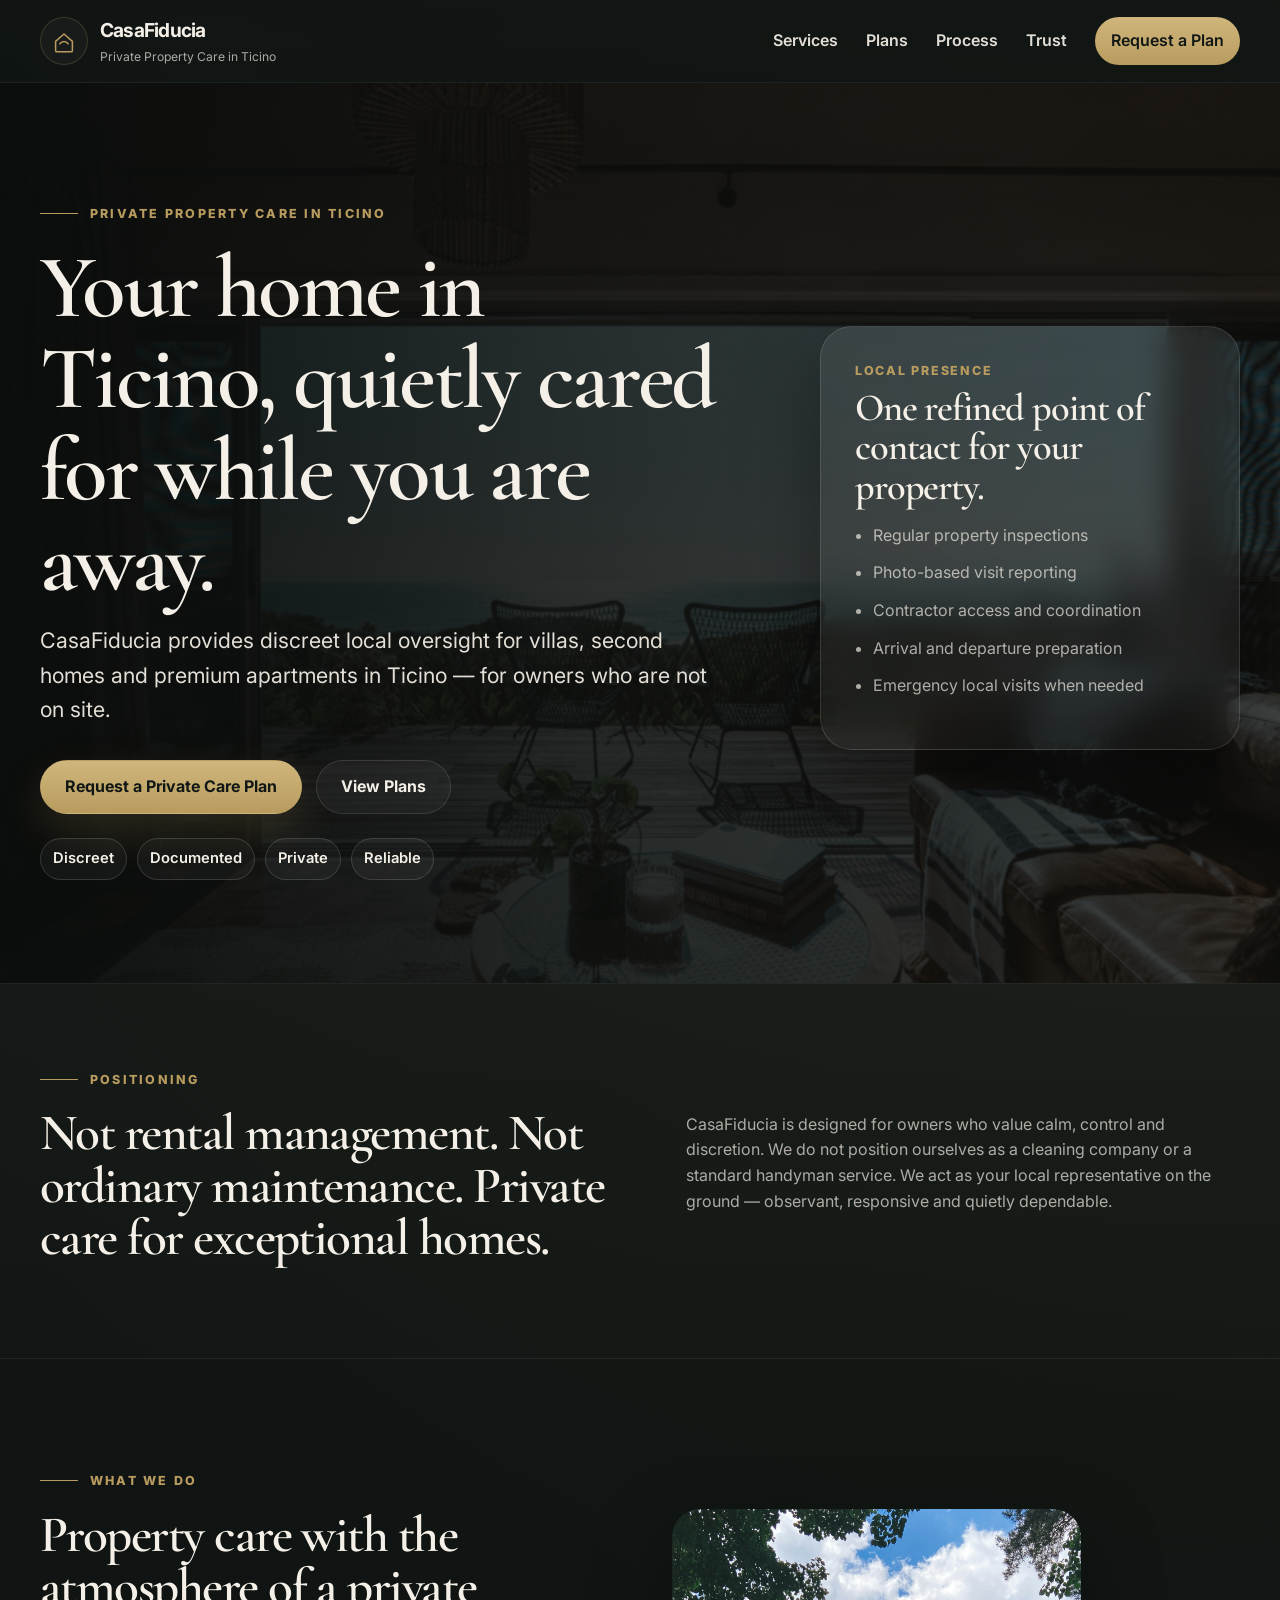
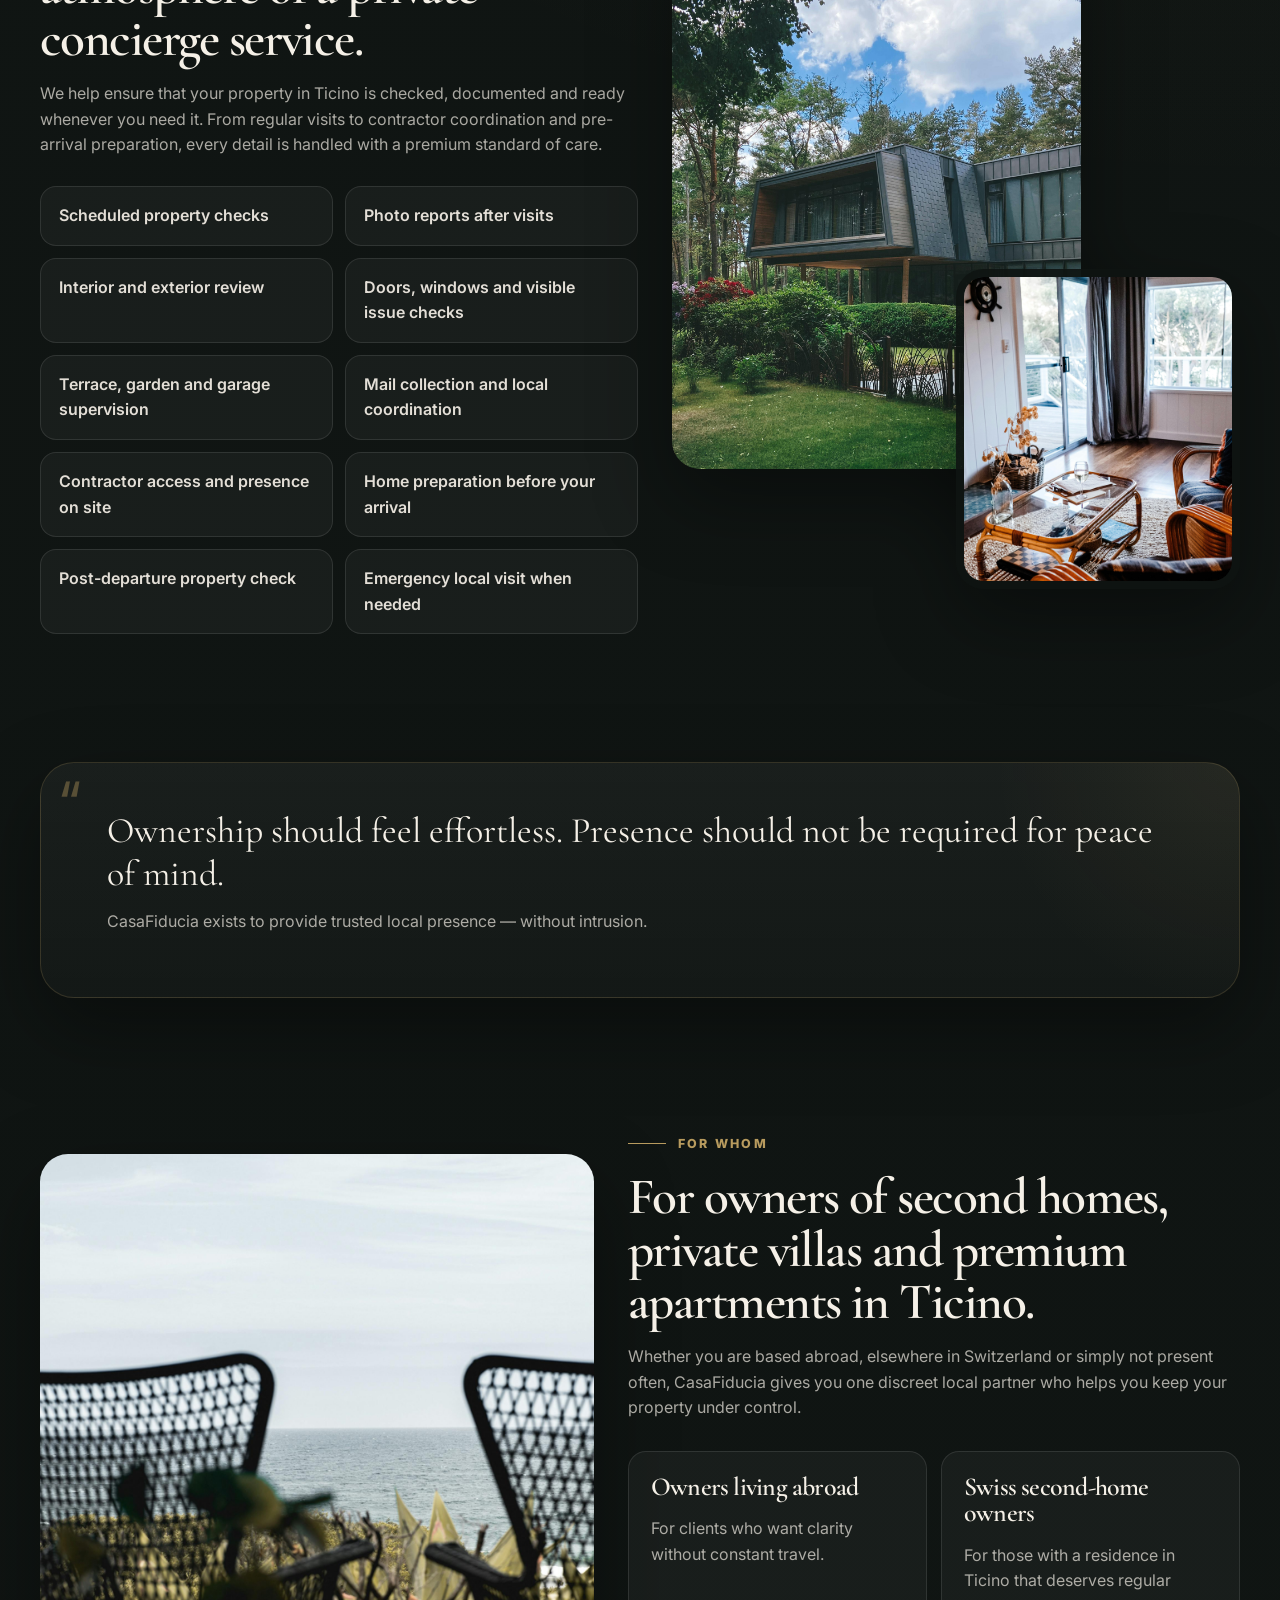
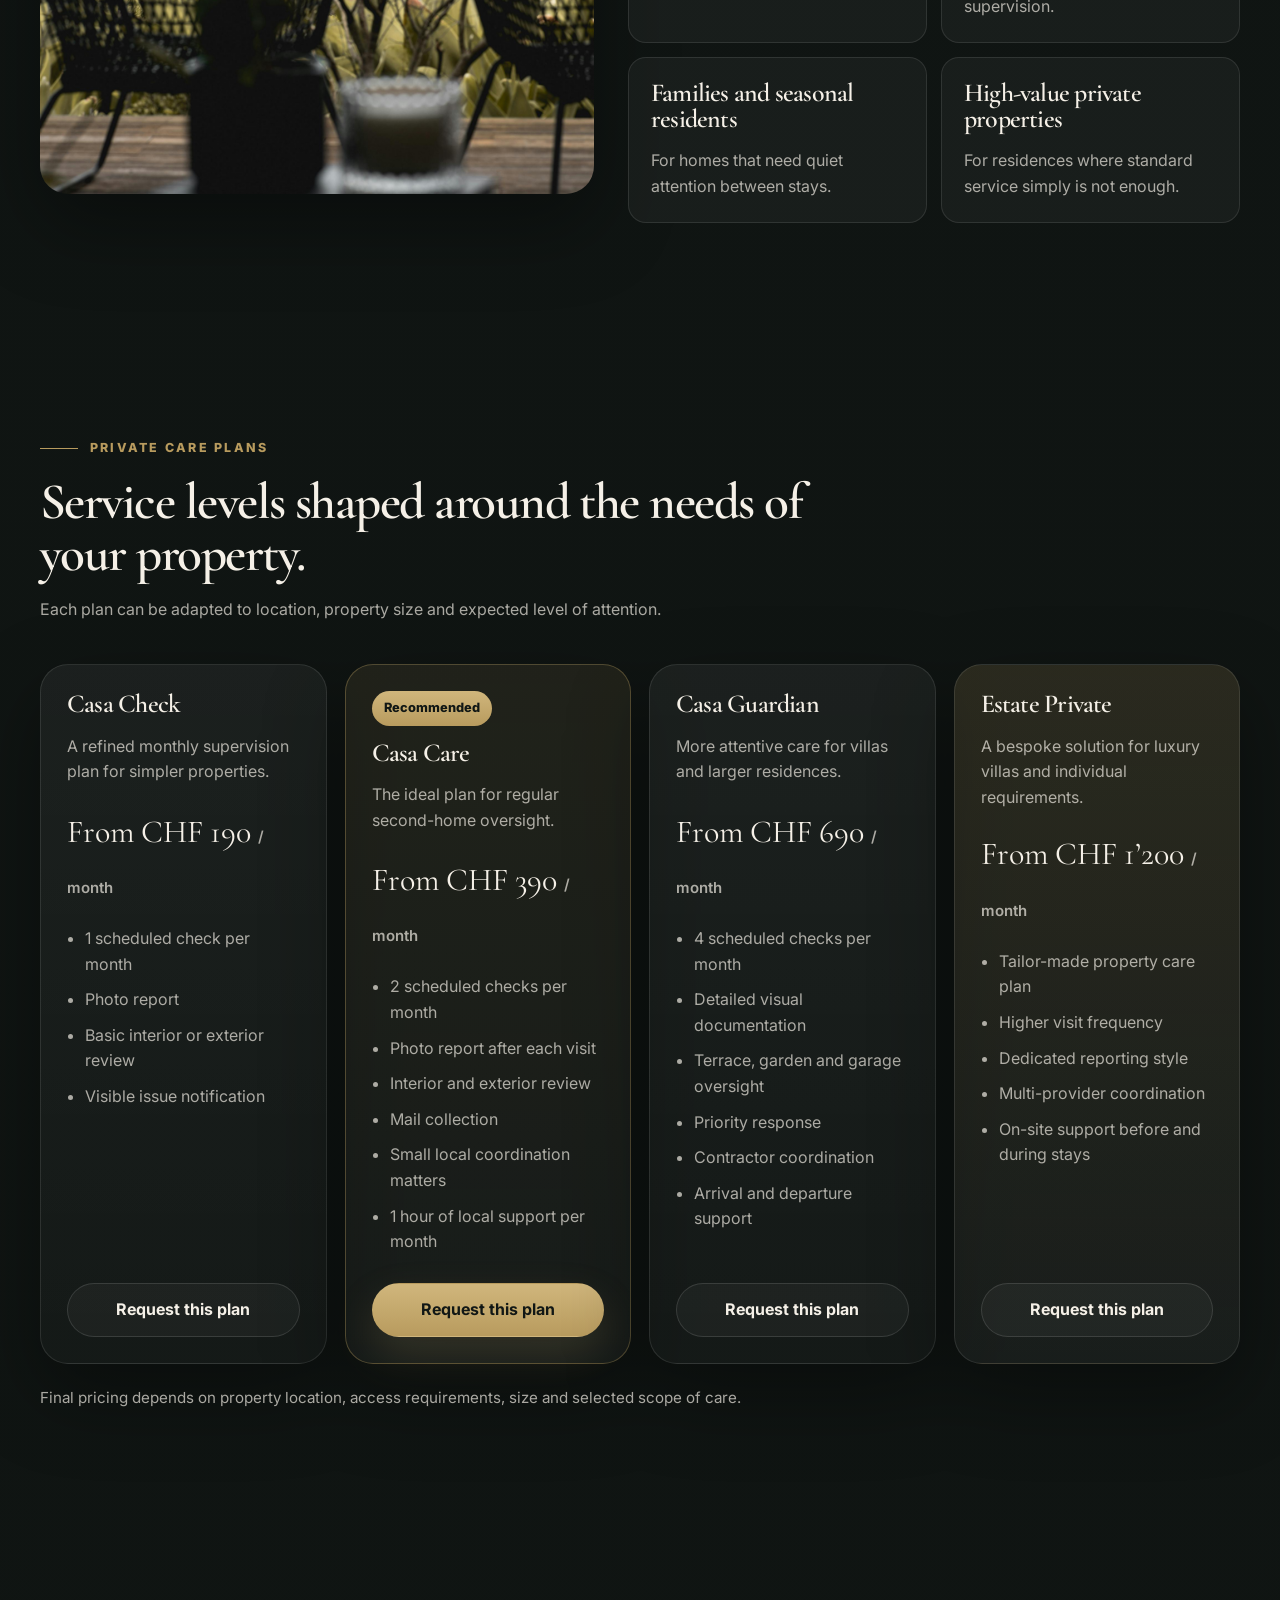
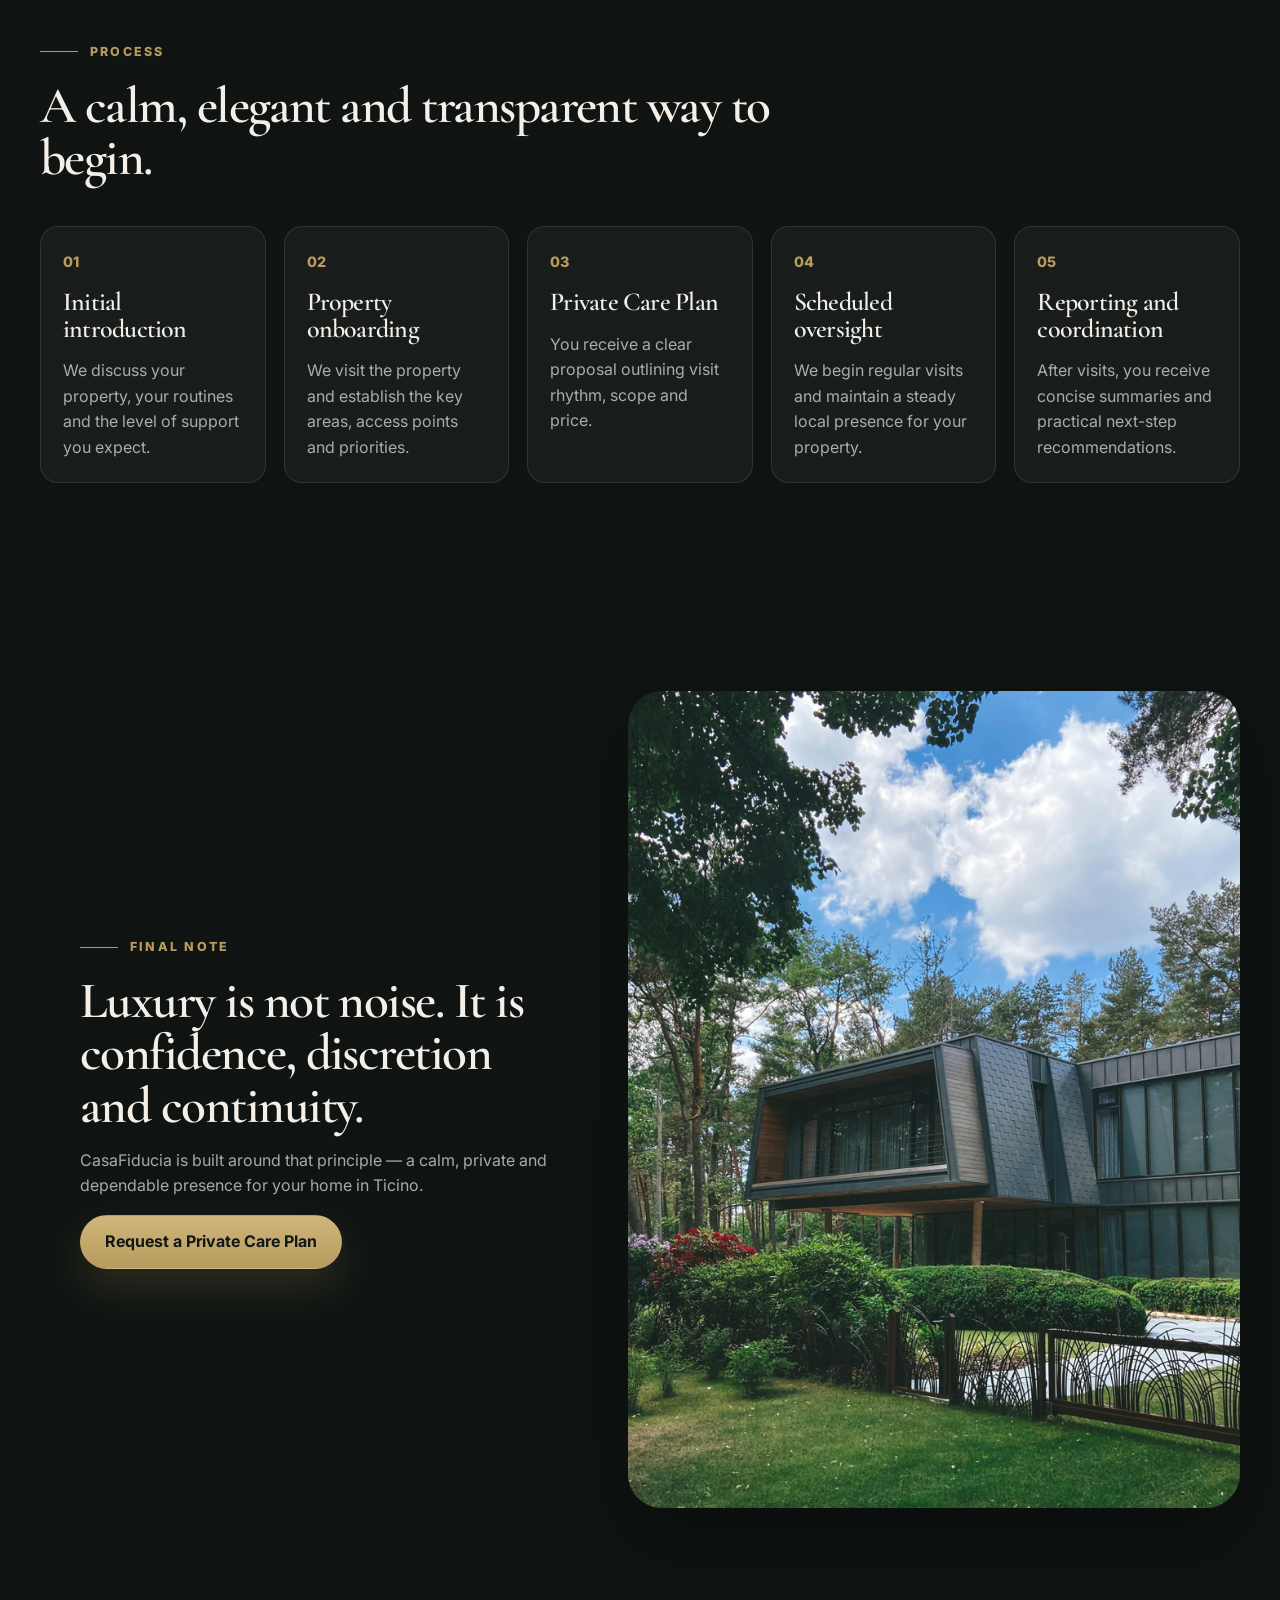
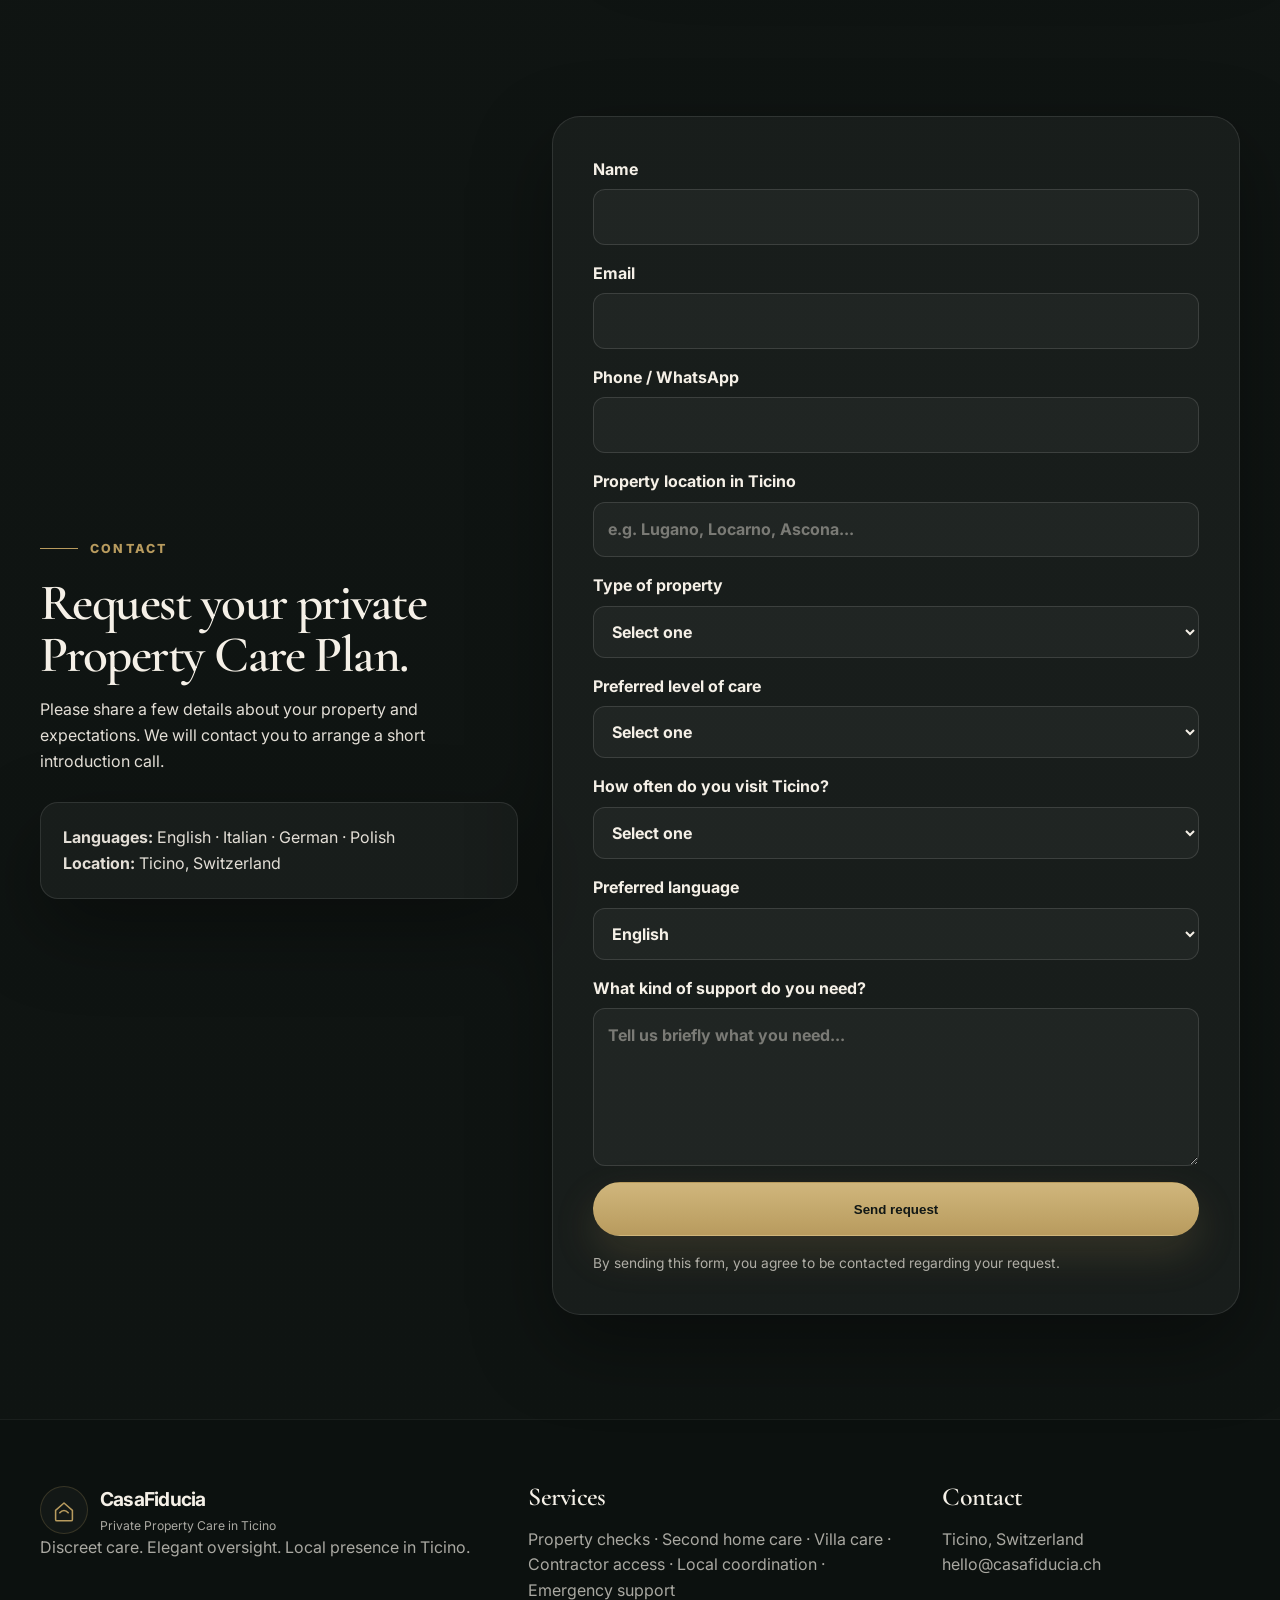
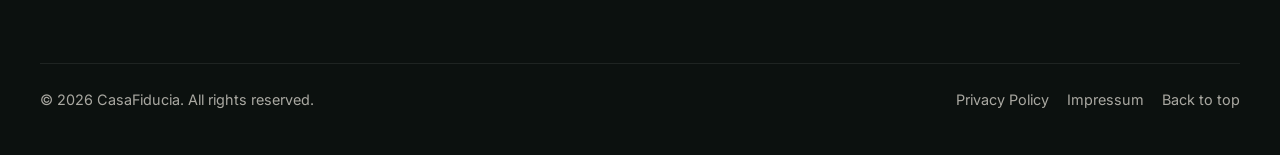
<file: index.html>
<!doctype html>
<html lang="en">
<head>
  <meta charset="utf-8" />
  <meta name="viewport" content="width=device-width, initial-scale=1" />
  <title>CasaFiducia — Private Property Care in Ticino</title>
  <meta name="description" content="Discreet private property care in Ticino for owners of second homes, villas and premium apartments who are not on site." />
  <meta name="theme-color" content="#111715" />
  <meta name="robots" content="index, follow" />

  <!-- Canonical domain disabled for GitHub preview. Add back after buying/connecting casafiducia.ch. -->
  <link rel="icon" href="assets/favicon.svg" type="image/svg+xml" />

  <meta property="og:title" content="CasaFiducia — Private Property Care in Ticino" />
  <meta property="og:description" content="Discreet care. Elegant oversight. Local presence in Ticino." />
  <meta property="og:type" content="website" />
  <meta property="og:url" content="" />
  <meta property="og:image" content="assets/hero-sea-view.png" />
  <meta property="og:locale" content="en_US" />

  <meta name="twitter:card" content="summary_large_image" />
  <meta name="twitter:title" content="CasaFiducia — Private Property Care in Ticino" />
  <meta name="twitter:description" content="Discreet private property care for second homes, villas and premium apartments in Ticino." />
  <meta name="twitter:image" content="assets/hero-sea-view.png" />

  <link rel="preconnect" href="https://fonts.googleapis.com" />
  <link rel="preconnect" href="https://fonts.gstatic.com" crossorigin />
  <link href="https://fonts.googleapis.com/css2?family=Inter:wght@400;500;600;700;800&family=Cormorant+Garamond:wght@500;600;700&display=swap" rel="stylesheet" />
  <link rel="stylesheet" href="styles.css" />

  <script type="application/ld+json">
  {
    "@context": "https://schema.org",
    "@type": "LocalBusiness",
    "name": "CasaFiducia",
    "url": "",
    "description": "Private Property Care in Ticino for owners of second homes, villas and premium apartments.",
    "areaServed": {
      "@type": "AdministrativeArea",
      "name": "Ticino, Switzerland"
    },
    "availableLanguage": ["English", "Italian", "German", "Polish"],
    "serviceType": [
      "Private property care",
      "Second home care",
      "Villa care",
      "Property checks",
      "Contractor access",
      "Local coordination",
      "Emergency visits",
      "Home preparation"
    ]
  }
  </script>
</head>

<body>
  <a class="skip-link" href="#main">Skip to content</a>
  <div class="lux-noise" aria-hidden="true"></div>

  <header class="site-header" id="top">
    <div class="container header-inner">
      <a class="brand" href="#top" aria-label="CasaFiducia home">
        <span class="brand-mark" aria-hidden="true">
          <svg viewBox="0 0 40 40" role="img">
            <path d="M8 20.5 20 10l12 10.5v13a2 2 0 0 1-2 2H10a2 2 0 0 1-2-2v-13Z" fill="none" stroke="currentColor" stroke-width="2.2" stroke-linejoin="round"/>
            <path d="M14 24c3.5-4.5 8.5-4.5 12 0" fill="none" stroke="currentColor" stroke-width="2.2" stroke-linecap="round"/>
          </svg>
        </span>
        <span class="brand-text">
          <strong>CasaFiducia</strong>
          <small>Private Property Care in Ticino</small>
        </span>
      </a>

      <button class="nav-toggle" type="button" aria-label="Open menu" aria-expanded="false">
        <span></span><span></span><span></span>
      </button>

      <nav class="site-nav" aria-label="Main navigation">
        <a href="#services">Services</a>
        <a href="#plans">Plans</a>
        <a href="#process">Process</a>
        <a href="#trust">Trust</a>
        <a href="#contact" class="nav-cta">Request a Plan</a>
      </nav>
    </div>
  </header>

  <main id="main">
    <section class="hero">
      <div class="hero-backdrop">
        <img src="assets/hero-sea-view.png" alt="Elegant home interior with open terrace and scenic water view" />
      </div>
      <div class="hero-overlay"></div>

      <div class="container hero-grid">
        <div class="hero-content reveal">
          <p class="eyebrow">Private Property Care in Ticino</p>
          <h1>Your home in Ticino, quietly cared for while you are away.</h1>
          <p class="lead">
            CasaFiducia provides discreet local oversight for villas, second homes and premium apartments in Ticino —
            for owners who are not on site.
          </p>

          <div class="hero-actions">
            <a class="button button-primary" href="#contact">Request a Private Care Plan</a>
            <a class="button button-secondary" href="#plans">View Plans</a>
          </div>

          <div class="hero-note" aria-label="CasaFiducia standards">
            <span>Discreet</span>
            <span>Documented</span>
            <span>Private</span>
            <span>Reliable</span>
          </div>
        </div>

        <aside class="hero-panel reveal" aria-label="Service summary">
          <div class="panel-card glass-card">
            <p class="panel-kicker">Local presence</p>
            <h2>One refined point of contact for your property.</h2>
            <ul>
              <li>Regular property inspections</li>
              <li>Photo-based visit reporting</li>
              <li>Contractor access and coordination</li>
              <li>Arrival and departure preparation</li>
              <li>Emergency local visits when needed</li>
            </ul>
          </div>
        </aside>
      </div>
    </section>

    <section class="section intro-strip">
      <div class="container intro-grid">
        <div class="intro-text reveal">
          <p class="eyebrow">Positioning</p>
          <h2>Not rental management. Not ordinary maintenance. Private care for exceptional homes.</h2>
        </div>
        <div class="intro-copy reveal">
          <p>
            CasaFiducia is designed for owners who value calm, control and discretion. We do not position ourselves
            as a cleaning company or a standard handyman service. We act as your local representative on the ground —
            observant, responsive and quietly dependable.
          </p>
        </div>
      </div>
    </section>

    <section class="section editorial" id="services">
      <div class="container editorial-grid">
        <div class="editorial-copy reveal">
          <p class="eyebrow">What we do</p>
          <h2>Property care with the atmosphere of a private concierge service.</h2>
          <p>
            We help ensure that your property in Ticino is checked, documented and ready whenever you need it.
            From regular visits to contractor coordination and pre-arrival preparation, every detail is handled
            with a premium standard of care.
          </p>

          <div class="service-list">
            <div class="service-item">Scheduled property checks</div>
            <div class="service-item">Photo reports after visits</div>
            <div class="service-item">Interior and exterior review</div>
            <div class="service-item">Doors, windows and visible issue checks</div>
            <div class="service-item">Terrace, garden and garage supervision</div>
            <div class="service-item">Mail collection and local coordination</div>
            <div class="service-item">Contractor access and presence on site</div>
            <div class="service-item">Home preparation before your arrival</div>
            <div class="service-item">Post-departure property check</div>
            <div class="service-item">Emergency local visit when needed</div>
          </div>
        </div>

        <div class="editorial-visual reveal" data-parallax>
          <figure class="frame large-frame">
            <img src="assets/villa-exterior.png" alt="Modern private villa exterior surrounded by greenery" loading="lazy" />
          </figure>
          <figure class="frame small-frame">
            <img src="assets/lounge-interior.png" alt="Warm premium lounge interior with natural light" loading="lazy" />
          </figure>
        </div>
      </div>
    </section>

    <section class="section quote-section" id="trust">
      <div class="container">
        <div class="quote-box reveal">
          <p class="quote-mark">“</p>
          <blockquote>
            Ownership should feel effortless. Presence should not be required for peace of mind.
          </blockquote>
          <p class="quote-caption">CasaFiducia exists to provide trusted local presence — without intrusion.</p>
        </div>
      </div>
    </section>

    <section class="section lifestyle">
      <div class="container lifestyle-grid">
        <figure class="lifestyle-photo reveal">
          <img src="assets/terrace-detail.png" alt="Elegant terrace overlooking the water" loading="lazy" />
        </figure>

        <div class="lifestyle-copy reveal">
          <p class="eyebrow">For whom</p>
          <h2>For owners of second homes, private villas and premium apartments in Ticino.</h2>
          <p>
            Whether you are based abroad, elsewhere in Switzerland or simply not present often, CasaFiducia gives you
            one discreet local partner who helps you keep your property under control.
          </p>

          <div class="audience-cards">
            <article>
              <h3>Owners living abroad</h3>
              <p>For clients who want clarity without constant travel.</p>
            </article>
            <article>
              <h3>Swiss second-home owners</h3>
              <p>For those with a residence in Ticino that deserves regular supervision.</p>
            </article>
            <article>
              <h3>Families and seasonal residents</h3>
              <p>For homes that need quiet attention between stays.</p>
            </article>
            <article>
              <h3>High-value private properties</h3>
              <p>For residences where standard service simply is not enough.</p>
            </article>
          </div>
        </div>
      </div>
    </section>

    <section class="section plans" id="plans">
      <div class="container">
        <div class="section-heading reveal">
          <p class="eyebrow">Private Care Plans</p>
          <h2>Service levels shaped around the needs of your property.</h2>
          <p>Each plan can be adapted to location, property size and expected level of attention.</p>
        </div>

        <div class="pricing-grid">
          <article class="price-card reveal">
            <div>
              <h3>Casa Check</h3>
              <p class="plan-desc">A refined monthly supervision plan for simpler properties.</p>
              <p class="price">From CHF 190 <span>/ month</span></p>
              <ul>
                <li>1 scheduled check per month</li>
                <li>Photo report</li>
                <li>Basic interior or exterior review</li>
                <li>Visible issue notification</li>
              </ul>
            </div>
            <a class="button button-light" href="#contact">Request this plan</a>
          </article>

          <article class="price-card highlighted reveal">
            <div>
              <div class="badge">Recommended</div>
              <h3>Casa Care</h3>
              <p class="plan-desc">The ideal plan for regular second-home oversight.</p>
              <p class="price">From CHF 390 <span>/ month</span></p>
              <ul>
                <li>2 scheduled checks per month</li>
                <li>Photo report after each visit</li>
                <li>Interior and exterior review</li>
                <li>Mail collection</li>
                <li>Small local coordination matters</li>
                <li>1 hour of local support per month</li>
              </ul>
            </div>
            <a class="button button-primary" href="#contact">Request this plan</a>
          </article>

          <article class="price-card reveal">
            <div>
              <h3>Casa Guardian</h3>
              <p class="plan-desc">More attentive care for villas and larger residences.</p>
              <p class="price">From CHF 690 <span>/ month</span></p>
              <ul>
                <li>4 scheduled checks per month</li>
                <li>Detailed visual documentation</li>
                <li>Terrace, garden and garage oversight</li>
                <li>Priority response</li>
                <li>Contractor coordination</li>
                <li>Arrival and departure support</li>
              </ul>
            </div>
            <a class="button button-light" href="#contact">Request this plan</a>
          </article>

          <article class="price-card private reveal">
            <div>
              <h3>Estate Private</h3>
              <p class="plan-desc">A bespoke solution for luxury villas and individual requirements.</p>
              <p class="price">From CHF 1’200 <span>/ month</span></p>
              <ul>
                <li>Tailor-made property care plan</li>
                <li>Higher visit frequency</li>
                <li>Dedicated reporting style</li>
                <li>Multi-provider coordination</li>
                <li>On-site support before and during stays</li>
              </ul>
            </div>
            <a class="button button-light" href="#contact">Request this plan</a>
          </article>
        </div>

        <p class="pricing-note reveal">
          Final pricing depends on property location, access requirements, size and selected scope of care.
        </p>
      </div>
    </section>

    <section class="section process" id="process">
      <div class="container">
        <div class="section-heading reveal">
          <p class="eyebrow">Process</p>
          <h2>A calm, elegant and transparent way to begin.</h2>
        </div>

        <div class="steps">
          <article class="reveal">
            <span>01</span>
            <h3>Initial introduction</h3>
            <p>We discuss your property, your routines and the level of support you expect.</p>
          </article>
          <article class="reveal">
            <span>02</span>
            <h3>Property onboarding</h3>
            <p>We visit the property and establish the key areas, access points and priorities.</p>
          </article>
          <article class="reveal">
            <span>03</span>
            <h3>Private Care Plan</h3>
            <p>You receive a clear proposal outlining visit rhythm, scope and price.</p>
          </article>
          <article class="reveal">
            <span>04</span>
            <h3>Scheduled oversight</h3>
            <p>We begin regular visits and maintain a steady local presence for your property.</p>
          </article>
          <article class="reveal">
            <span>05</span>
            <h3>Reporting and coordination</h3>
            <p>After visits, you receive concise summaries and practical next-step recommendations.</p>
          </article>
        </div>
      </div>
    </section>

    <section class="section final-banner">
      <div class="container final-banner-grid">
        <div class="final-banner-copy reveal">
          <p class="eyebrow">Final note</p>
          <h2>Luxury is not noise. It is confidence, discretion and continuity.</h2>
          <p>
            CasaFiducia is built around that principle — a calm, private and dependable presence for your home in Ticino.
          </p>
          <a class="button button-primary" href="#contact">Request a Private Care Plan</a>
        </div>
        <figure class="final-banner-photo reveal">
          <img src="assets/villa-exterior.png" alt="Luxury private property exterior in natural surroundings" loading="lazy" />
        </figure>
      </div>
    </section>

    <section class="section contact" id="contact">
      <div class="container contact-grid">
        <div class="reveal">
          <p class="eyebrow">Contact</p>
          <h2>Request your private Property Care Plan.</h2>
          <p>
            Please share a few details about your property and expectations.
            We will contact you to arrange a short introduction call.
          </p>

          <div class="contact-note">
            <strong>Languages:</strong> English · Italian · German · Polish<br />
            <strong>Location:</strong> Ticino, Switzerland
          </div>
        </div>

        <form class="contact-form reveal" action="https://formspree.io/f/YOUR_FORMSPREE_ID" method="POST">
          <label>
            Name
            <input type="text" name="name" autocomplete="name" required />
          </label>

          <label>
            Email
            <input type="email" name="email" autocomplete="email" required />
          </label>

          <label>
            Phone / WhatsApp
            <input type="tel" name="phone" autocomplete="tel" />
          </label>

          <label>
            Property location in Ticino
            <input type="text" name="property_location" placeholder="e.g. Lugano, Locarno, Ascona..." />
          </label>

          <label>
            Type of property
            <select name="property_type">
              <option value="">Select one</option>
              <option>Apartment</option>
              <option>Villa</option>
              <option>House</option>
              <option>Estate / larger residence</option>
              <option>Other</option>
            </select>
          </label>

          <label>
            Preferred level of care
            <select name="preferred_plan">
              <option value="">Select one</option>
              <option>Casa Check</option>
              <option>Casa Care</option>
              <option>Casa Guardian</option>
              <option>Estate Private</option>
              <option>Not sure yet</option>
            </select>
          </label>

          <label>
            How often do you visit Ticino?
            <select name="visit_frequency">
              <option value="">Select one</option>
              <option>Every few weeks</option>
              <option>A few times per year</option>
              <option>Seasonally</option>
              <option>Rarely</option>
              <option>Not sure yet</option>
            </select>
          </label>

          <label>
            Preferred language
            <select name="preferred_language">
              <option>English</option>
              <option>Italian</option>
              <option>German</option>
              <option>Polish</option>
            </select>
          </label>

          <label>
            What kind of support do you need?
            <textarea name="message" rows="5" placeholder="Tell us briefly what you need..."></textarea>
          </label>

          <input type="hidden" name="_subject" value="New CasaFiducia Property Care request" />
          <!-- Add _next redirect after the final domain is connected. -->

          <button class="button button-primary" type="submit">Send request</button>
          <p class="form-small">By sending this form, you agree to be contacted regarding your request.</p>
        </form>
      </div>
    </section>
  </main>

  <a class="sticky-contact" href="#contact" aria-label="Request a private care plan">
    Request a Plan
  </a>

  <footer class="site-footer">
    <div class="container footer-grid">
      <div>
        <a class="brand footer-brand" href="#top">
          <span class="brand-mark" aria-hidden="true">
            <svg viewBox="0 0 40 40" role="img">
              <path d="M8 20.5 20 10l12 10.5v13a2 2 0 0 1-2 2H10a2 2 0 0 1-2-2v-13Z" fill="none" stroke="currentColor" stroke-width="2.2" stroke-linejoin="round"/>
              <path d="M14 24c3.5-4.5 8.5-4.5 12 0" fill="none" stroke="currentColor" stroke-width="2.2" stroke-linecap="round"/>
            </svg>
          </span>
          <span class="brand-text">
            <strong>CasaFiducia</strong>
            <small>Private Property Care in Ticino</small>
          </span>
        </a>
        <p>Discreet care. Elegant oversight. Local presence in Ticino.</p>
      </div>

      <div>
        <h3>Services</h3>
        <p>Property checks · Second home care · Villa care · Contractor access · Local coordination · Emergency support</p>
      </div>

      <div>
        <h3>Contact</h3>
        <p>
          Ticino, Switzerland<br />
          <a href="mailto:hello@casafiducia.ch">hello@casafiducia.ch</a>
        </p>
      </div>
    </div>

    <div class="container footer-bottom">
      <p>© <span id="year"></span> CasaFiducia. All rights reserved.</p>
      <div class="footer-links">
        <a href="privacy.html">Privacy Policy</a>
        <a href="impressum.html">Impressum</a>
        <a href="#top">Back to top</a>
      </div>
    </div>
  </footer>

  <script src="script.js"></script>
</body>
</html>
</file>
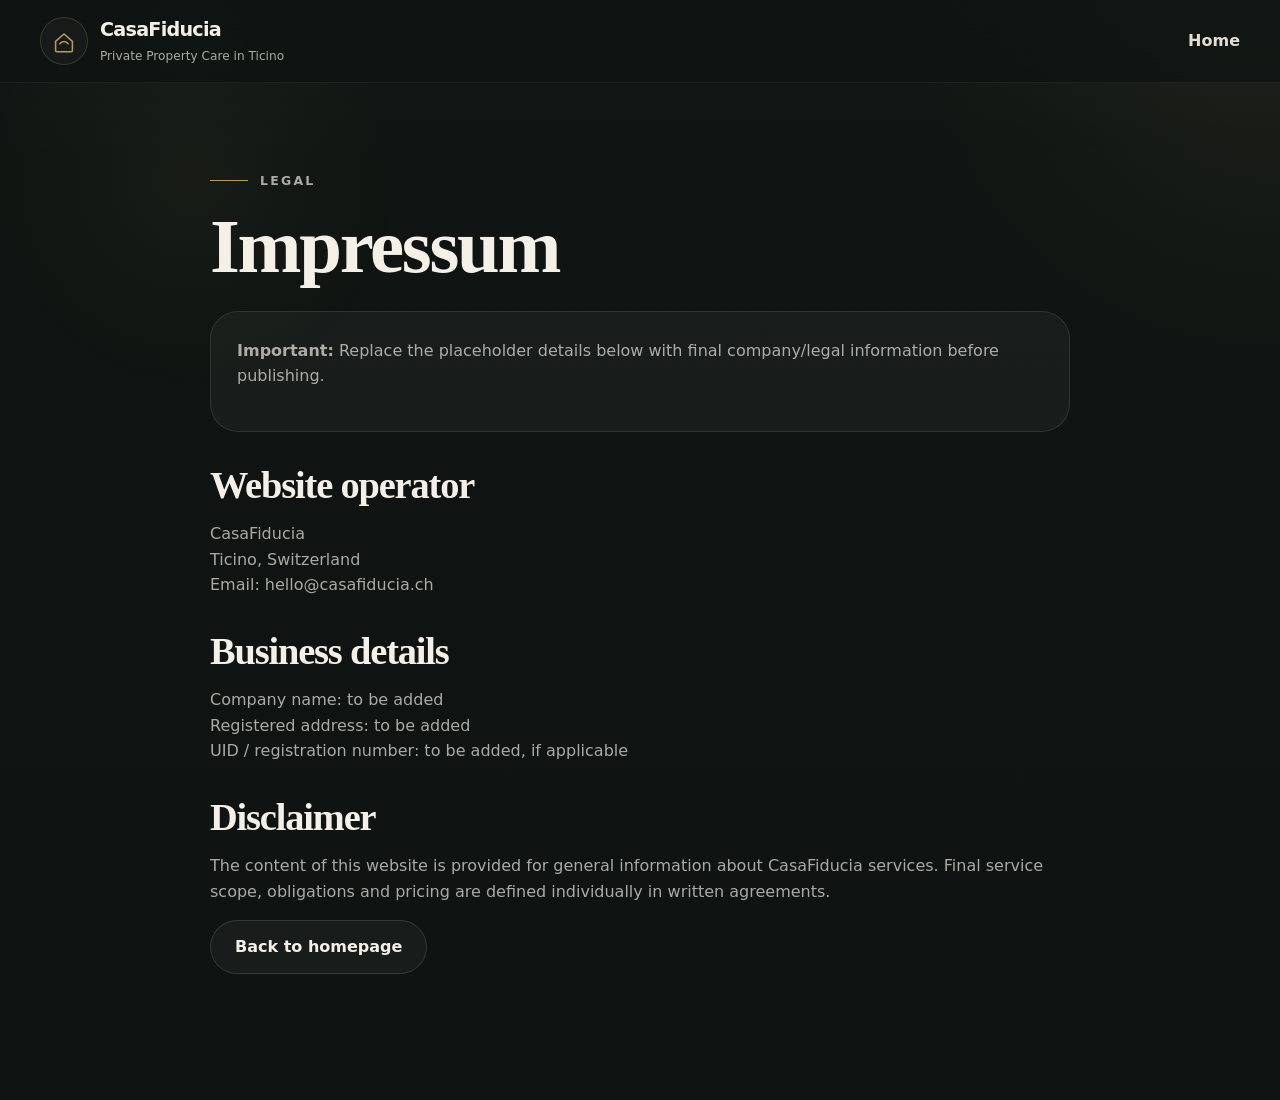
<file: impressum.html>
<!doctype html>
<html lang="en">
<head>
  <meta charset="utf-8" />
  <meta name="viewport" content="width=device-width, initial-scale=1" />
  <title>Impressum — CasaFiducia</title>
  <meta name="robots" content="index, follow" />
  <link rel="icon" href="assets/favicon.svg" type="image/svg+xml" />
  <link rel="stylesheet" href="styles.css" />
</head>
<body>
  <div class="lux-noise" aria-hidden="true"></div>
  <header class="site-header">
    <div class="container header-inner">
      <a class="brand" href="index.html">
        <span class="brand-mark" aria-hidden="true"><svg viewBox="0 0 40 40"><path d="M8 20.5 20 10l12 10.5v13a2 2 0 0 1-2 2H10a2 2 0 0 1-2-2v-13Z" fill="none" stroke="currentColor" stroke-width="2.2" stroke-linejoin="round"/><path d="M14 24c3.5-4.5 8.5-4.5 12 0" fill="none" stroke="currentColor" stroke-width="2.2" stroke-linecap="round"/></svg></span>
        <span class="brand-text"><strong>CasaFiducia</strong><small>Private Property Care in Ticino</small></span>
      </a>
      <nav class="site-nav"><a href="index.html">Home</a></nav>
    </div>
  </header>

  <main class="legal-page">
    <div class="container legal-content">
      <p class="eyebrow">Legal</p>
      <h1>Impressum</h1>

      <div class="legal-box">
        <p><strong>Important:</strong> Replace the placeholder details below with final company/legal information before publishing.</p>
      </div>

      <h2>Website operator</h2>
      <p>
        CasaFiducia<br />
        Ticino, Switzerland<br />
        Email: hello@casafiducia.ch
      </p>

      <h2>Business details</h2>
      <p>
        Company name: to be added<br />
        Registered address: to be added<br />
        UID / registration number: to be added, if applicable
      </p>

      <h2>Disclaimer</h2>
      <p>The content of this website is provided for general information about CasaFiducia services. Final service scope, obligations and pricing are defined individually in written agreements.</p>

      <p><a class="button button-light" href="index.html">Back to homepage</a></p>
    </div>
  </main>
</body>
</html>
</file>
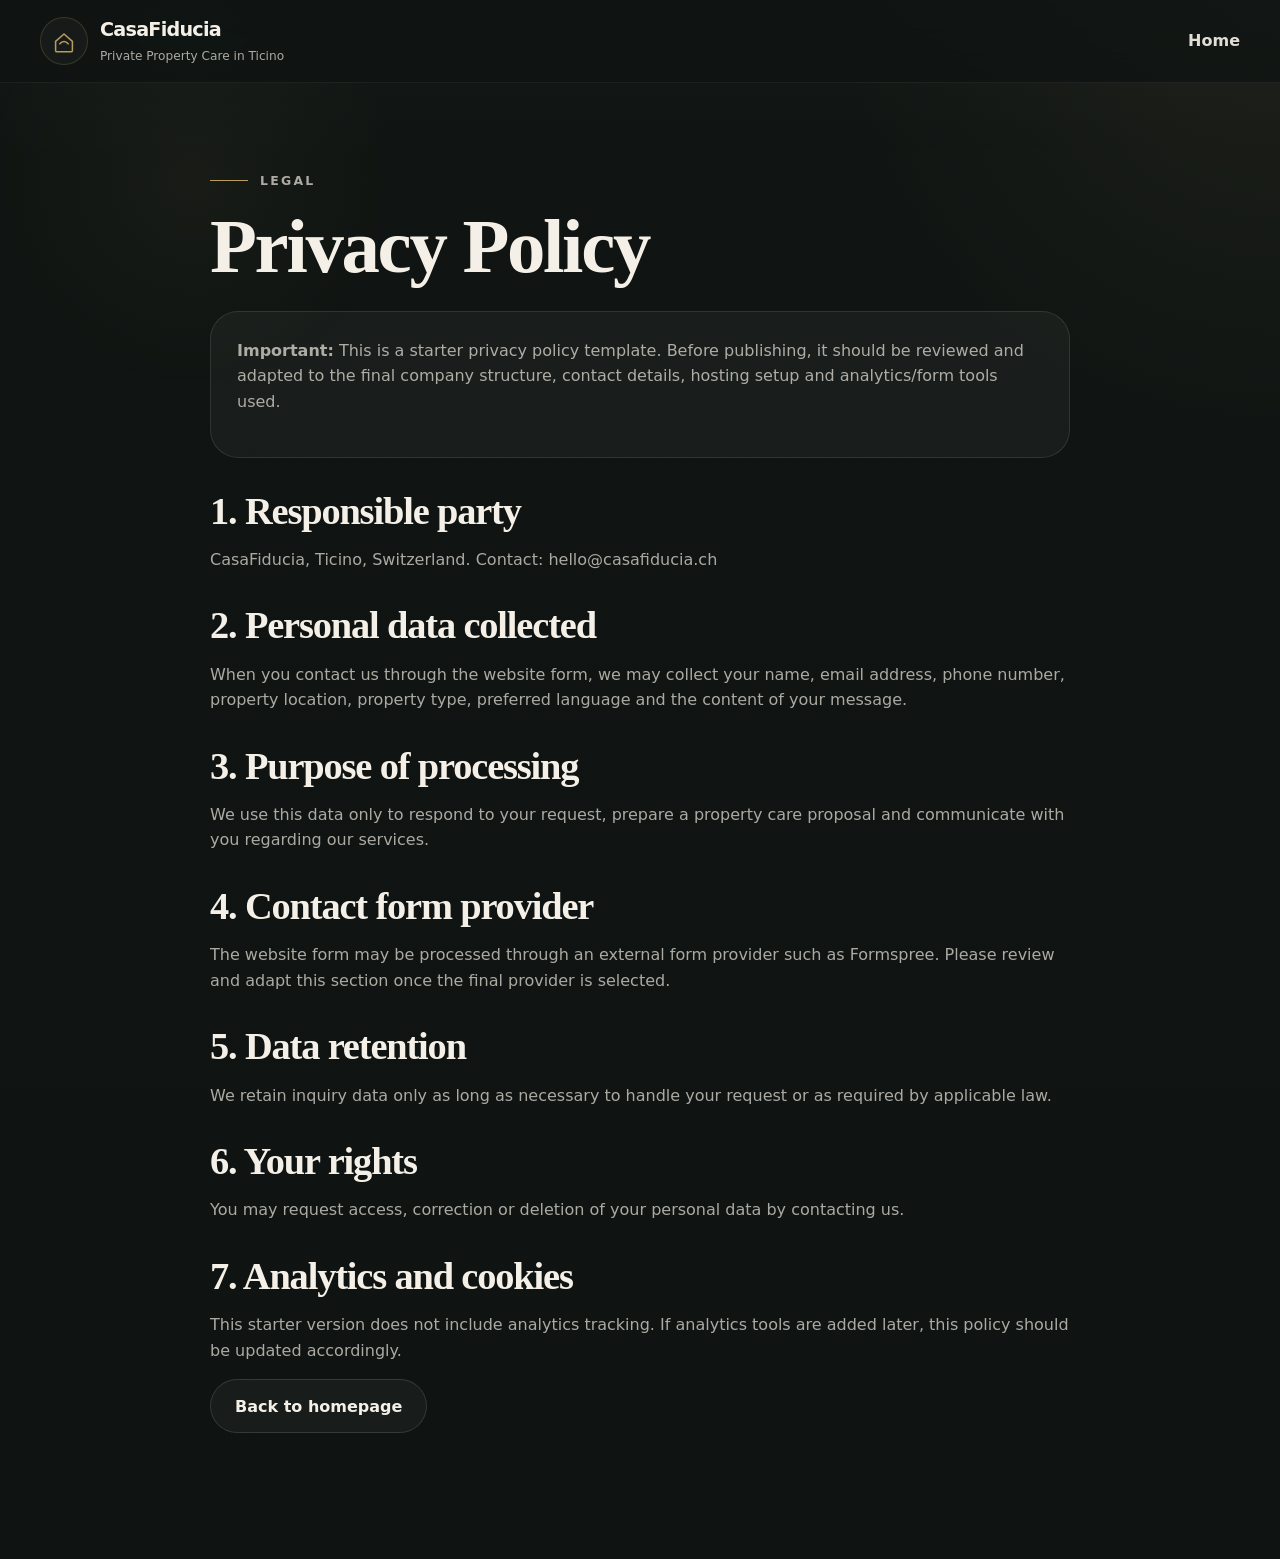
<file: privacy.html>
<!doctype html>
<html lang="en">
<head>
  <meta charset="utf-8" />
  <meta name="viewport" content="width=device-width, initial-scale=1" />
  <title>Privacy Policy — CasaFiducia</title>
  <meta name="robots" content="index, follow" />
  <link rel="icon" href="assets/favicon.svg" type="image/svg+xml" />
  <link rel="stylesheet" href="styles.css" />
</head>
<body>
  <div class="lux-noise" aria-hidden="true"></div>
  <header class="site-header">
    <div class="container header-inner">
      <a class="brand" href="index.html">
        <span class="brand-mark" aria-hidden="true"><svg viewBox="0 0 40 40"><path d="M8 20.5 20 10l12 10.5v13a2 2 0 0 1-2 2H10a2 2 0 0 1-2-2v-13Z" fill="none" stroke="currentColor" stroke-width="2.2" stroke-linejoin="round"/><path d="M14 24c3.5-4.5 8.5-4.5 12 0" fill="none" stroke="currentColor" stroke-width="2.2" stroke-linecap="round"/></svg></span>
        <span class="brand-text"><strong>CasaFiducia</strong><small>Private Property Care in Ticino</small></span>
      </a>
      <nav class="site-nav"><a href="index.html">Home</a></nav>
    </div>
  </header>

  <main class="legal-page">
    <div class="container legal-content">
      <p class="eyebrow">Legal</p>
      <h1>Privacy Policy</h1>
      <div class="legal-box">
        <p><strong>Important:</strong> This is a starter privacy policy template. Before publishing, it should be reviewed and adapted to the final company structure, contact details, hosting setup and analytics/form tools used.</p>
      </div>

      <h2>1. Responsible party</h2>
      <p>CasaFiducia, Ticino, Switzerland. Contact: hello@casafiducia.ch</p>

      <h2>2. Personal data collected</h2>
      <p>When you contact us through the website form, we may collect your name, email address, phone number, property location, property type, preferred language and the content of your message.</p>

      <h2>3. Purpose of processing</h2>
      <p>We use this data only to respond to your request, prepare a property care proposal and communicate with you regarding our services.</p>

      <h2>4. Contact form provider</h2>
      <p>The website form may be processed through an external form provider such as Formspree. Please review and adapt this section once the final provider is selected.</p>

      <h2>5. Data retention</h2>
      <p>We retain inquiry data only as long as necessary to handle your request or as required by applicable law.</p>

      <h2>6. Your rights</h2>
      <p>You may request access, correction or deletion of your personal data by contacting us.</p>

      <h2>7. Analytics and cookies</h2>
      <p>This starter version does not include analytics tracking. If analytics tools are added later, this policy should be updated accordingly.</p>

      <p><a class="button button-light" href="index.html">Back to homepage</a></p>
    </div>
  </main>
</body>
</html>
</file>
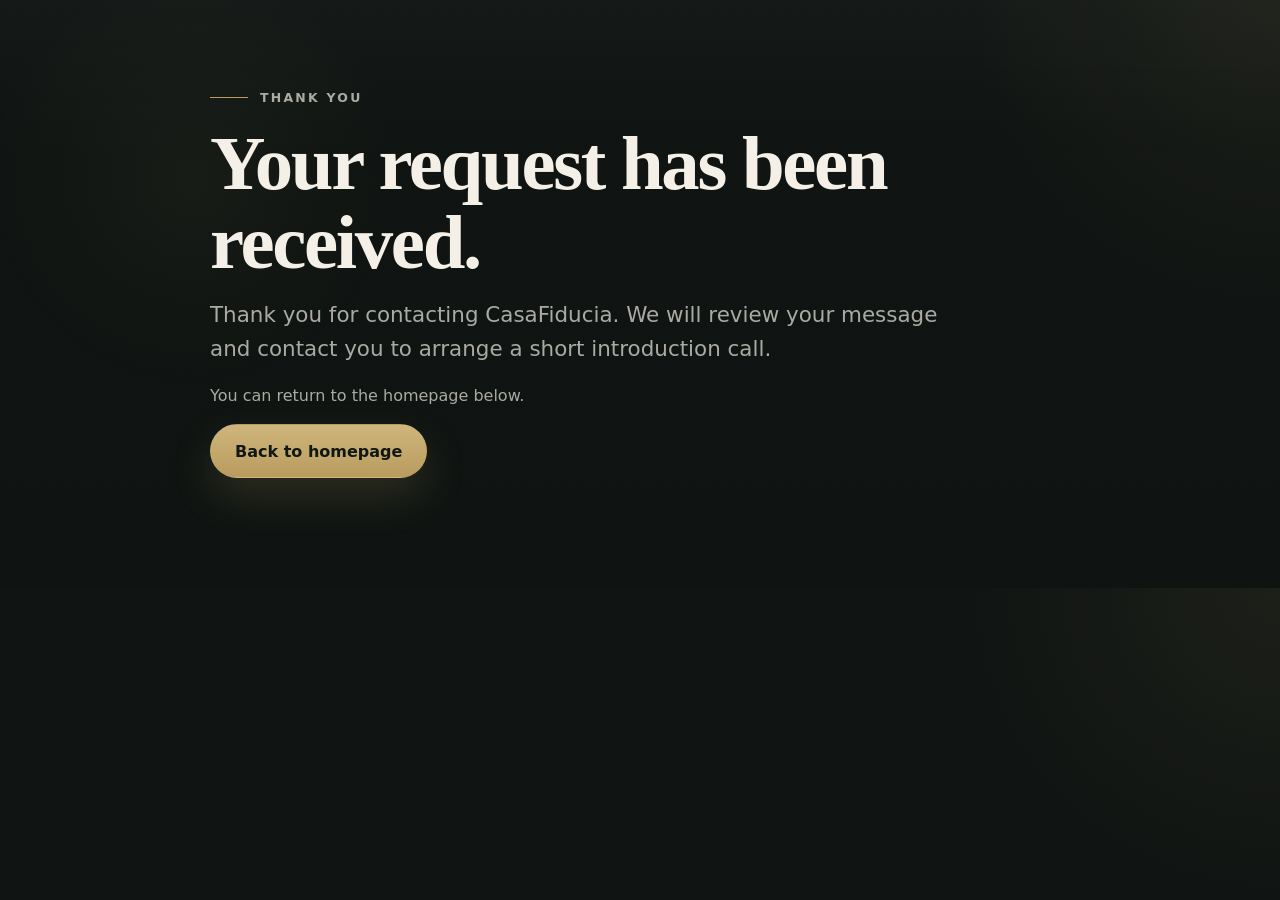
<file: thank-you.html>
<!doctype html>
<html lang="en">
<head>
  <meta charset="utf-8" />
  <meta name="viewport" content="width=device-width, initial-scale=1" />
  <title>Thank you — CasaFiducia</title>
  <meta name="robots" content="noindex, follow" />
  <link rel="icon" href="assets/favicon.svg" type="image/svg+xml" />
  <link rel="stylesheet" href="styles.css" />
</head>
<body>
  <div class="lux-noise" aria-hidden="true"></div>
  <main class="legal-page">
    <div class="container legal-content">
      <p class="eyebrow">Thank you</p>
      <h1>Your request has been received.</h1>
      <p class="lead">
        Thank you for contacting CasaFiducia. We will review your message and contact you to arrange a short introduction call.
      </p>
      <p>
        You can return to the homepage below.
      </p>
      <a class="button button-primary" href="index.html">Back to homepage</a>
    </div>
  </main>
</body>
</html>
</file>
<file: styles.css>
:root {
  --bg: #0F1412;
  --bg-soft: #131A18;
  --panel: rgba(255,255,255,0.05);
  --panel-2: rgba(255,255,255,0.08);
  --gold: #B89B5E;
  --gold-2: #D0B67C;
  --gold-soft: rgba(184, 155, 94, 0.16);
  --ivory: #F5F0E7;
  --text: rgba(245, 240, 231, 0.92);
  --muted: rgba(245, 240, 231, 0.68);
  --line: rgba(255,255,255,0.12);
  --line-strong: rgba(184, 155, 94, 0.34);
  --radius: 28px;
  --radius-sm: 18px;
  --container: 1200px;
  --shadow: 0 30px 80px rgba(0,0,0,0.36);
  --font-display: "Cormorant Garamond", Georgia, serif;
  --font-body: "Inter", ui-sans-serif, system-ui, -apple-system, BlinkMacSystemFont, "Segoe UI", sans-serif;
}

* { box-sizing: border-box; }
html { scroll-behavior: smooth; }

body {
  margin: 0;
  color: var(--text);
  background:
    radial-gradient(circle at top right, rgba(184,155,94,0.08), transparent 22%),
    linear-gradient(180deg, #101513 0%, #0F1412 100%);
  font-family: var(--font-body);
  line-height: 1.6;
  overflow-x: hidden;
}

body::before {
  content: "";
  position: fixed;
  inset: 0;
  pointer-events: none;
  background:
    linear-gradient(180deg, rgba(255,255,255,0.025), transparent 18%),
    radial-gradient(circle at 15% 20%, rgba(184,155,94,0.05), transparent 16%);
  z-index: -2;
}

.lux-noise {
  position: fixed;
  inset: 0;
  pointer-events: none;
  opacity: 0.06;
  z-index: -1;
  background-image:
    radial-gradient(circle at 25% 25%, rgba(255,255,255,0.14) 0 0.5px, transparent 0.6px),
    radial-gradient(circle at 75% 75%, rgba(255,255,255,0.14) 0 0.5px, transparent 0.6px);
  background-size: 12px 12px, 14px 14px;
}

.skip-link {
  position: absolute;
  top: -60px;
  left: 16px;
  z-index: 999;
  padding: 10px 14px;
  border-radius: 999px;
  color: #111715;
  background: var(--gold-2);
}
.skip-link:focus { top: 16px; }

img, svg { max-width: 100%; display: block; }
a { color: inherit; text-decoration: none; }
p { margin: 0 0 1rem; }

h1, h2, h3 {
  margin: 0 0 1rem;
  color: var(--ivory);
  line-height: 1.02;
  letter-spacing: -0.03em;
  font-family: var(--font-display);
  font-weight: 600;
}

h1 { font-size: clamp(3.15rem, 7vw, 6.5rem); max-width: 900px; }
h2 { font-size: clamp(2.1rem, 4vw, 4rem); }
h3 { font-size: 1.62rem; }

.container {
  width: min(var(--container), calc(100% - 40px));
  margin-inline: auto;
}

.section { padding: 104px 0; position: relative; }

.eyebrow {
  display: inline-flex;
  align-items: center;
  gap: 12px;
  margin-bottom: 18px;
  color: var(--gold);
  font-size: 0.78rem;
  font-weight: 800;
  letter-spacing: 0.18em;
  text-transform: uppercase;
}
.eyebrow::before {
  content: "";
  width: 38px;
  height: 1px;
  background: var(--gold);
}

.lead {
  max-width: 760px;
  color: var(--text);
  font-size: clamp(1.12rem, 1.7vw, 1.34rem);
}

.button {
  display: inline-flex;
  align-items: center;
  justify-content: center;
  min-height: 54px;
  padding: 0 24px;
  border-radius: 999px;
  border: 1px solid transparent;
  font-weight: 700;
  transition: transform 0.28s ease, box-shadow 0.28s ease, background 0.28s ease, border-color 0.28s ease, color 0.28s ease;
}
.button:hover { transform: translateY(-2px); }

.button-primary {
  color: #111715;
  background: linear-gradient(180deg, var(--gold-2), var(--gold));
  box-shadow: 0 18px 42px rgba(184,155,94,0.18);
}
.button-primary:hover { box-shadow: 0 24px 48px rgba(184,155,94,0.24); }

.button-secondary,
.button-light {
  color: var(--ivory);
  border-color: var(--line);
  background: rgba(255,255,255,0.04);
}
.button-secondary:hover,
.button-light:hover {
  border-color: var(--line-strong);
  background: rgba(255,255,255,0.08);
}

/* Header */
.site-header {
  position: sticky;
  top: 0;
  z-index: 100;
  border-bottom: 1px solid rgba(255,255,255,0.06);
  background: rgba(15, 20, 18, 0.78);
  backdrop-filter: blur(16px);
}
.header-inner {
  display: flex;
  align-items: center;
  justify-content: space-between;
  min-height: 82px;
  gap: 24px;
}
.brand { display: inline-flex; align-items: center; gap: 12px; }
.brand-mark {
  display: grid;
  place-items: center;
  width: 48px;
  height: 48px;
  border-radius: 50%;
  color: var(--gold);
  border: 1px solid rgba(184,155,94,0.22);
  background: rgba(255,255,255,0.03);
}
.brand-mark svg { width: 28px; height: 28px; }
.brand-text { display: grid; gap: 1px; }
.brand-text strong {
  color: var(--ivory);
  font-size: 1.2rem;
  letter-spacing: -0.04em;
}
.brand-text small {
  color: var(--muted);
  font-size: 0.76rem;
  font-family: var(--font-body);
}
.site-nav {
  display: flex;
  align-items: center;
  gap: 28px;
  color: var(--text);
  font-weight: 600;
}
.site-nav a:not(.nav-cta):hover { color: var(--gold); }
.nav-cta {
  padding: 11px 16px;
  border-radius: 999px;
  color: #111715;
  background: linear-gradient(180deg, var(--gold-2), var(--gold));
}
.nav-toggle {
  display: none;
  width: 44px;
  height: 44px;
  border: 1px solid var(--line);
  border-radius: 12px;
  background: rgba(255,255,255,0.04);
}
.nav-toggle span {
  display: block;
  width: 20px;
  height: 2px;
  margin: 4px auto;
  background: var(--ivory);
}

/* Hero */
.hero {
  position: relative;
  min-height: min(100vh, 980px);
  display: grid;
  align-items: center;
  overflow: hidden;
}
.hero-backdrop,
.hero-overlay { position: absolute; inset: 0; }
.hero-backdrop img {
  width: 100%;
  height: 100%;
  object-fit: cover;
  transform: scale(1.04);
  filter: saturate(0.82) brightness(0.7);
}
.hero-overlay {
  background:
    linear-gradient(90deg, rgba(10,13,12,0.94) 0%, rgba(10,13,12,0.76) 42%, rgba(10,13,12,0.54) 100%),
    linear-gradient(180deg, rgba(255,255,255,0.02), rgba(15,20,18,0.35));
}
.hero-grid {
  position: relative;
  z-index: 1;
  display: grid;
  grid-template-columns: minmax(0, 1.18fr) minmax(320px, 0.82fr);
  gap: 40px;
  align-items: center;
  padding: 80px 0 70px;
}
.hero-content { max-width: 790px; }
.hero-actions {
  display: flex;
  flex-wrap: wrap;
  gap: 14px;
  margin: 34px 0 24px;
}
.hero-note {
  display: flex;
  flex-wrap: wrap;
  gap: 10px;
}
.hero-note span {
  padding: 8px 12px;
  border: 1px solid rgba(255,255,255,0.14);
  border-radius: 999px;
  color: var(--ivory);
  background: rgba(255,255,255,0.04);
  font-size: 0.92rem;
  font-weight: 600;
}
.hero-panel { display: flex; justify-content: flex-end; }
.panel-card {
  width: min(100%, 420px);
  padding: 34px;
  border-radius: calc(var(--radius) + 4px);
  border: 1px solid rgba(255,255,255,0.12);
  background: linear-gradient(180deg, rgba(255,255,255,0.08), rgba(255,255,255,0.03));
  backdrop-filter: blur(16px);
  box-shadow: var(--shadow);
}
.panel-kicker {
  margin-bottom: 8px;
  color: var(--gold);
  font-size: 0.78rem;
  font-weight: 800;
  letter-spacing: 0.14em;
  text-transform: uppercase;
}
.panel-card h2 { font-size: clamp(2rem, 3vw, 2.7rem); }
.panel-card ul {
  display: grid;
  gap: 12px;
  padding-left: 18px;
  color: var(--muted);
}

/* Intro */
.intro-strip {
  padding-top: 78px;
  padding-bottom: 78px;
  border-top: 1px solid rgba(255,255,255,0.05);
  border-bottom: 1px solid rgba(255,255,255,0.05);
  background: linear-gradient(180deg, rgba(255,255,255,0.02), rgba(255,255,255,0.01));
}
.intro-grid,
.editorial-grid,
.lifestyle-grid,
.final-banner-grid,
.contact-grid {
  display: grid;
  gap: 34px;
  align-items: center;
}
.intro-grid { grid-template-columns: 1.05fr 0.95fr; }
.intro-copy p,
.editorial-copy p:not(.eyebrow),
.lifestyle-copy p:not(.eyebrow),
.final-banner-copy p:not(.eyebrow),
.section-heading p:not(.eyebrow) { color: var(--muted); }

/* Editorial */
.editorial-grid { grid-template-columns: minmax(0, 1fr) minmax(300px, 0.95fr); }
.service-list {
  display: grid;
  grid-template-columns: repeat(2, 1fr);
  gap: 12px;
  margin-top: 28px;
}
.service-item {
  padding: 16px 18px;
  border: 1px solid rgba(255,255,255,0.10);
  border-radius: 16px;
  background: rgba(255,255,255,0.04);
  color: var(--text);
  font-weight: 600;
  transition: transform 0.25s ease, border-color 0.25s ease, background 0.25s ease;
}
.service-item:hover {
  transform: translateY(-2px);
  border-color: rgba(184,155,94,0.30);
  background: rgba(255,255,255,0.06);
}
.editorial-visual { position: relative; min-height: 680px; transition: transform 0.2s ease-out; }
.frame {
  margin: 0;
  overflow: hidden;
  border-radius: var(--radius);
  box-shadow: var(--shadow);
}
.frame img { width: 100%; height: 100%; object-fit: cover; }
.large-frame {
  position: absolute;
  left: 0;
  top: 0;
  width: 72%;
  height: 560px;
}
.small-frame {
  position: absolute;
  right: 0;
  bottom: 0;
  width: 50%;
  height: 320px;
  border: 8px solid rgba(15,20,18,0.92);
}

/* Quote */
.quote-section { padding-top: 24px; padding-bottom: 24px; }
.quote-box {
  position: relative;
  padding: 46px clamp(28px, 6vw, 66px);
  border: 1px solid rgba(184,155,94,0.20);
  border-radius: calc(var(--radius) + 6px);
  background:
    linear-gradient(180deg, rgba(255,255,255,0.045), rgba(255,255,255,0.02)),
    radial-gradient(circle at top right, rgba(184,155,94,0.08), transparent 20%);
  box-shadow: var(--shadow);
}
.quote-mark {
  position: absolute;
  top: 10px;
  left: 18px;
  font-size: 4rem;
  line-height: 1;
  color: rgba(184,155,94,0.40);
}
.quote-box blockquote {
  margin: 0;
  font-family: var(--font-display);
  font-size: clamp(1.8rem, 2.8vw, 2.8rem);
  line-height: 1.2;
  color: var(--ivory);
}
.quote-caption { margin-top: 14px; color: var(--muted); }

/* Lifestyle */
.lifestyle-grid { grid-template-columns: minmax(320px, 0.95fr) minmax(0, 1.05fr); }
.lifestyle-photo {
  margin: 0;
  height: 640px;
  border-radius: var(--radius);
  overflow: hidden;
  box-shadow: var(--shadow);
}
.lifestyle-photo img { width: 100%; height: 100%; object-fit: cover; }
.audience-cards {
  display: grid;
  grid-template-columns: repeat(2, 1fr);
  gap: 14px;
  margin-top: 30px;
}
.audience-cards article,
.steps article {
  padding: 22px;
  border: 1px solid rgba(255,255,255,0.10);
  border-radius: var(--radius-sm);
  background: rgba(255,255,255,0.04);
}
.audience-cards article p,
.steps p { margin-bottom: 0; color: var(--muted); }

/* Plans */
.section-heading { max-width: 820px; margin-bottom: 42px; }
.pricing-grid {
  display: grid;
  grid-template-columns: repeat(4, 1fr);
  gap: 18px;
}
.price-card {
  display: flex;
  flex-direction: column;
  justify-content: space-between;
  min-height: 100%;
  padding: 26px;
  border: 1px solid rgba(255,255,255,0.10);
  border-radius: var(--radius);
  background: linear-gradient(180deg, rgba(255,255,255,0.05), rgba(255,255,255,0.025));
  box-shadow: var(--shadow);
}
.price-card.highlighted {
  border-color: rgba(184,155,94,0.36);
  transform: translateY(-10px);
  background: linear-gradient(180deg, rgba(184,155,94,0.10), rgba(255,255,255,0.03));
}
.price-card.private {
  background: linear-gradient(180deg, rgba(184,155,94,0.16), rgba(255,255,255,0.04));
}
.badge {
  display: inline-flex;
  width: fit-content;
  margin-bottom: 14px;
  padding: 7px 12px;
  border-radius: 999px;
  color: #111715;
  background: linear-gradient(180deg, var(--gold-2), var(--gold));
  font-size: 0.8rem;
  font-weight: 800;
}
.plan-desc { color: var(--muted); min-height: 54px; }
.price {
  margin: 18px 0;
  color: var(--ivory);
  font-family: var(--font-display);
  font-size: 2rem;
}
.price span {
  color: var(--muted);
  font-size: 0.94rem;
  font-family: var(--font-body);
  font-weight: 600;
}
.price-card ul {
  display: grid;
  gap: 10px;
  margin: 0 0 28px;
  padding-left: 18px;
  color: var(--muted);
}
.pricing-note {
  margin-top: 22px;
  color: var(--muted);
  font-size: 0.95rem;
}

/* Process */
.steps {
  display: grid;
  grid-template-columns: repeat(5, 1fr);
  gap: 18px;
}
.steps span {
  display: inline-flex;
  margin-bottom: 16px;
  color: var(--gold);
  font-size: 0.9rem;
  font-weight: 800;
}

/* Final banner */
.final-banner-grid { grid-template-columns: minmax(0, 0.95fr) minmax(320px, 1.05fr); }
.final-banner-copy { padding: clamp(28px, 4vw, 40px); }
.final-banner-photo {
  margin: 0;
  min-height: 460px;
  border-radius: calc(var(--radius) + 6px);
  overflow: hidden;
  box-shadow: var(--shadow);
}
.final-banner-photo img { width: 100%; height: 100%; object-fit: cover; }

/* Contact */
.contact-grid { grid-template-columns: 0.82fr 1.18fr; }
.contact-note,
.contact-form {
  background: rgba(255,255,255,0.04);
  border: 1px solid rgba(255,255,255,0.10);
  box-shadow: var(--shadow);
}
.contact-note {
  margin-top: 28px;
  padding: 22px;
  border-radius: var(--radius-sm);
  color: var(--text);
}
.contact-form {
  display: grid;
  gap: 16px;
  padding: clamp(24px, 4vw, 40px);
  border-radius: var(--radius);
}
.contact-form label {
  display: grid;
  gap: 7px;
  color: var(--ivory);
  font-weight: 700;
}
.contact-form input,
.contact-form select,
.contact-form textarea {
  width: 100%;
  padding: 14px 14px;
  color: var(--ivory);
  background: rgba(255,255,255,0.04);
  border: 1px solid rgba(255,255,255,0.12);
  border-radius: 12px;
  font: inherit;
  outline: none;
}
.contact-form input::placeholder,
.contact-form textarea::placeholder { color: rgba(245,240,231,0.42); }
.contact-form input:focus,
.contact-form select:focus,
.contact-form textarea:focus {
  border-color: rgba(184,155,94,0.42);
  box-shadow: 0 0 0 4px rgba(184,155,94,0.10);
}
.form-small { margin: 0; color: var(--muted); font-size: 0.86rem; }

.sticky-contact {
  position: fixed;
  right: 18px;
  bottom: 18px;
  z-index: 80;
  display: none;
  align-items: center;
  justify-content: center;
  min-height: 48px;
  padding: 0 18px;
  border-radius: 999px;
  color: #111715;
  background: linear-gradient(180deg, var(--gold-2), var(--gold));
  box-shadow: 0 16px 38px rgba(0,0,0,0.28);
  font-weight: 800;
}

/* Footer */
.site-footer {
  padding: 64px 0 28px;
  color: var(--muted);
  border-top: 1px solid rgba(255,255,255,0.06);
  background: #0C110F;
}
.site-footer h3,
.site-footer .brand-text strong { color: var(--ivory); }
.site-footer .brand-text small,
.site-footer a { color: var(--muted); }
.site-footer a:hover { color: var(--gold); }
.footer-grid {
  display: grid;
  grid-template-columns: 1.2fr 1fr 0.8fr;
  gap: 42px;
}
.footer-bottom {
  display: flex;
  justify-content: space-between;
  gap: 18px;
  margin-top: 44px;
  padding-top: 24px;
  border-top: 1px solid rgba(255,255,255,0.08);
  font-size: 0.9rem;
}
.footer-links {
  display: flex;
  flex-wrap: wrap;
  gap: 18px;
}

/* Legal pages */
.legal-page {
  padding: 80px 0 110px;
}
.legal-content {
  max-width: 860px;
}
.legal-content h1 {
  font-size: clamp(2.8rem, 6vw, 5rem);
}
.legal-content h2 {
  margin-top: 34px;
  font-size: clamp(1.8rem, 3vw, 2.5rem);
}
.legal-content p,
.legal-content li {
  color: var(--muted);
}
.legal-box {
  margin-top: 24px;
  padding: 26px;
  border: 1px solid rgba(255,255,255,0.10);
  border-radius: var(--radius);
  background: rgba(255,255,255,0.04);
}

/* Reveal */
.reveal {
  opacity: 0;
  transform: translateY(28px);
  transition: opacity 0.9s ease, transform 0.9s ease;
}
.reveal.is-visible {
  opacity: 1;
  transform: translateY(0);
}

/* Responsive */
@media (max-width: 1180px) {
  .hero-grid,
  .intro-grid,
  .editorial-grid,
  .lifestyle-grid,
  .final-banner-grid,
  .contact-grid { grid-template-columns: 1fr; }

  .pricing-grid { grid-template-columns: repeat(2, 1fr); }
  .steps { grid-template-columns: repeat(3, 1fr); }
  .editorial-visual { min-height: 560px; }
  .lifestyle-photo { height: 500px; }
}

@media (max-width: 780px) {
  .section { padding: 78px 0; }
  .brand-text small { display: none; }
  .nav-toggle { display: inline-block; }

  .site-nav {
    position: absolute;
    inset: 74px 20px auto 20px;
    display: none;
    flex-direction: column;
    align-items: stretch;
    gap: 0;
    padding: 14px;
    border: 1px solid rgba(255,255,255,0.08);
    border-radius: 18px;
    background: rgba(15,20,18,0.98);
    box-shadow: var(--shadow);
  }
  .site-nav.is-open { display: flex; }
  .site-nav a {
    padding: 14px;
    border-radius: 12px;
  }
  .nav-cta { text-align: center; }

  .hero { min-height: auto; }
  .hero-grid {
    padding-top: 56px;
    padding-bottom: 72px;
  }
  .hero-actions { flex-direction: column; }
  .button { width: 100%; }

  .service-list,
  .audience-cards,
  .pricing-grid,
  .steps,
  .footer-grid { grid-template-columns: 1fr; }

  .editorial-visual { min-height: 420px; }
  .large-frame { width: 78%; height: 360px; }
  .small-frame { width: 46%; height: 180px; }
  .price-card.highlighted { transform: none; }
  .footer-bottom { flex-direction: column; }
  .sticky-contact { display: inline-flex; }
}

@media (max-width: 520px) {
  .container { width: min(var(--container), calc(100% - 28px)); }
  .panel-card,
  .quote-box,
  .price-card,
  .contact-form {
    padding-left: 20px;
    padding-right: 20px;
  }
  .lifestyle-photo { height: 340px; }
  .final-banner-photo { min-height: 280px; }
}
</file>
